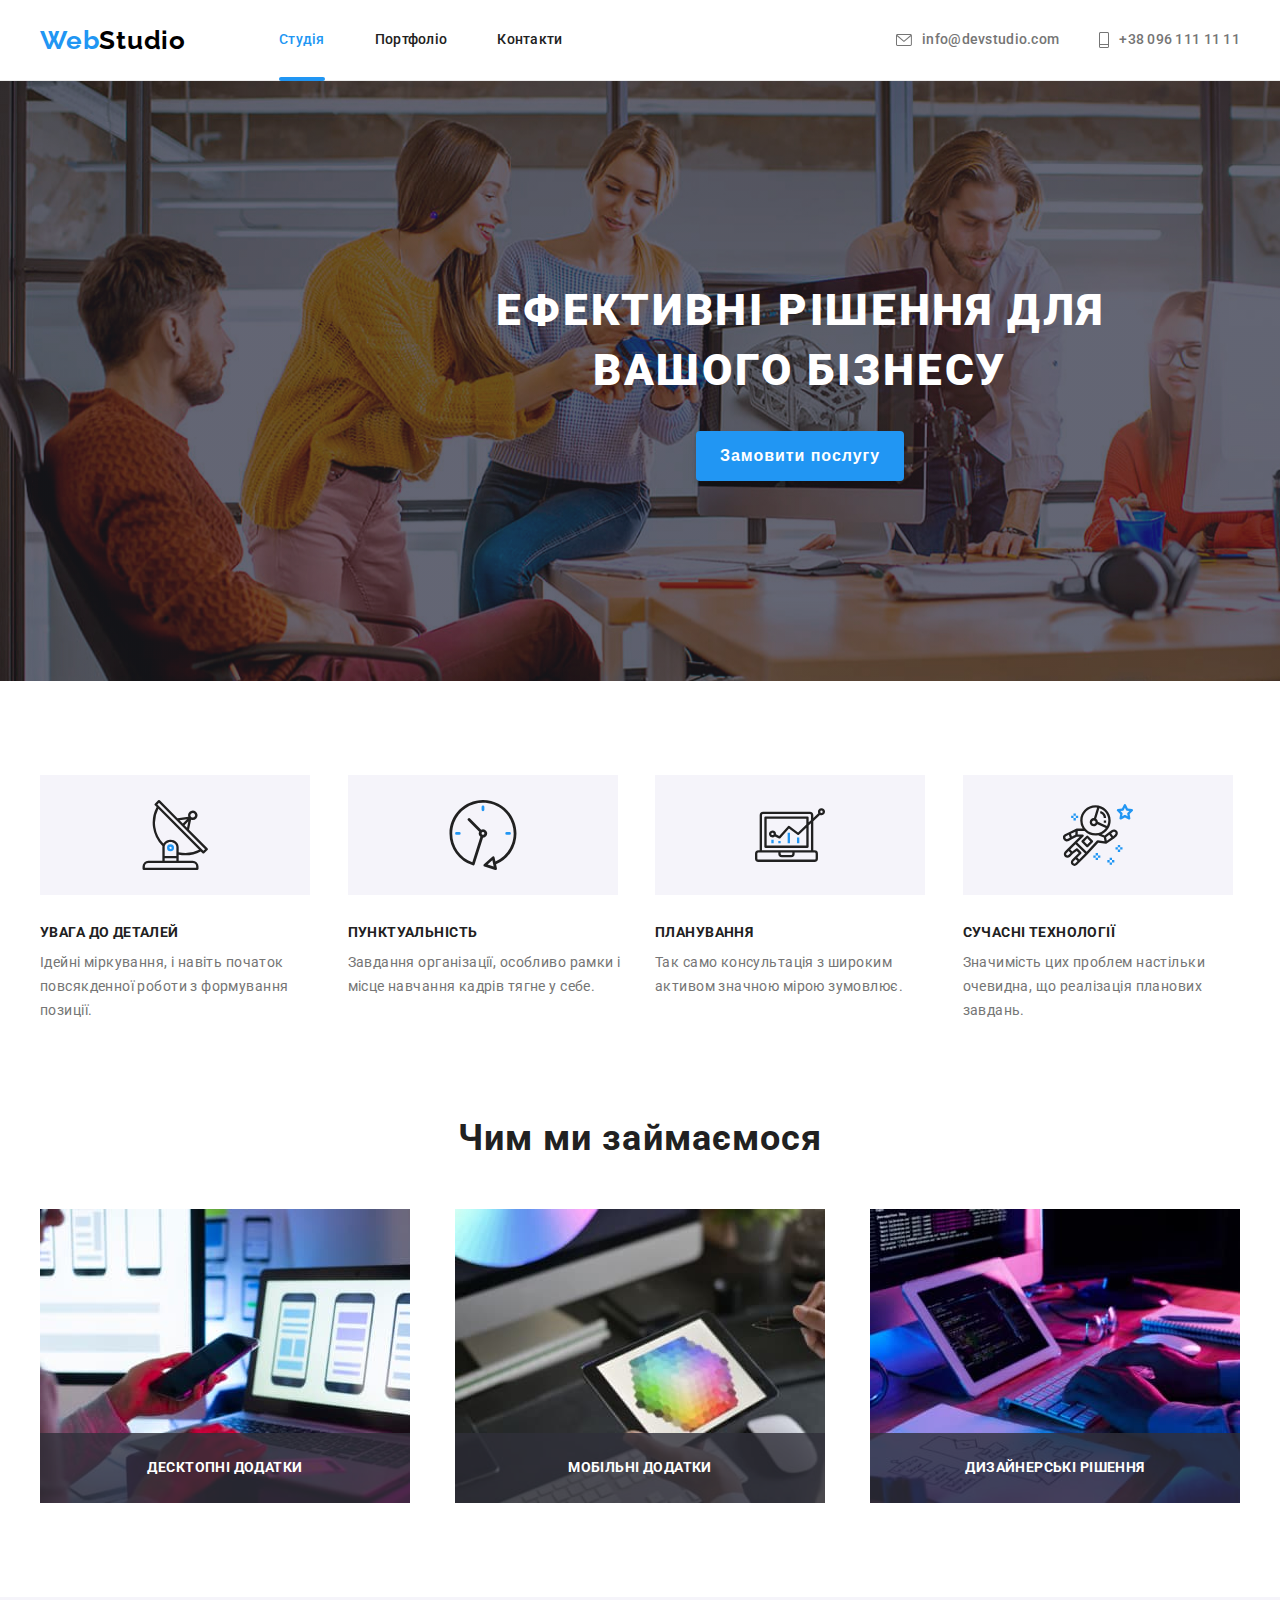
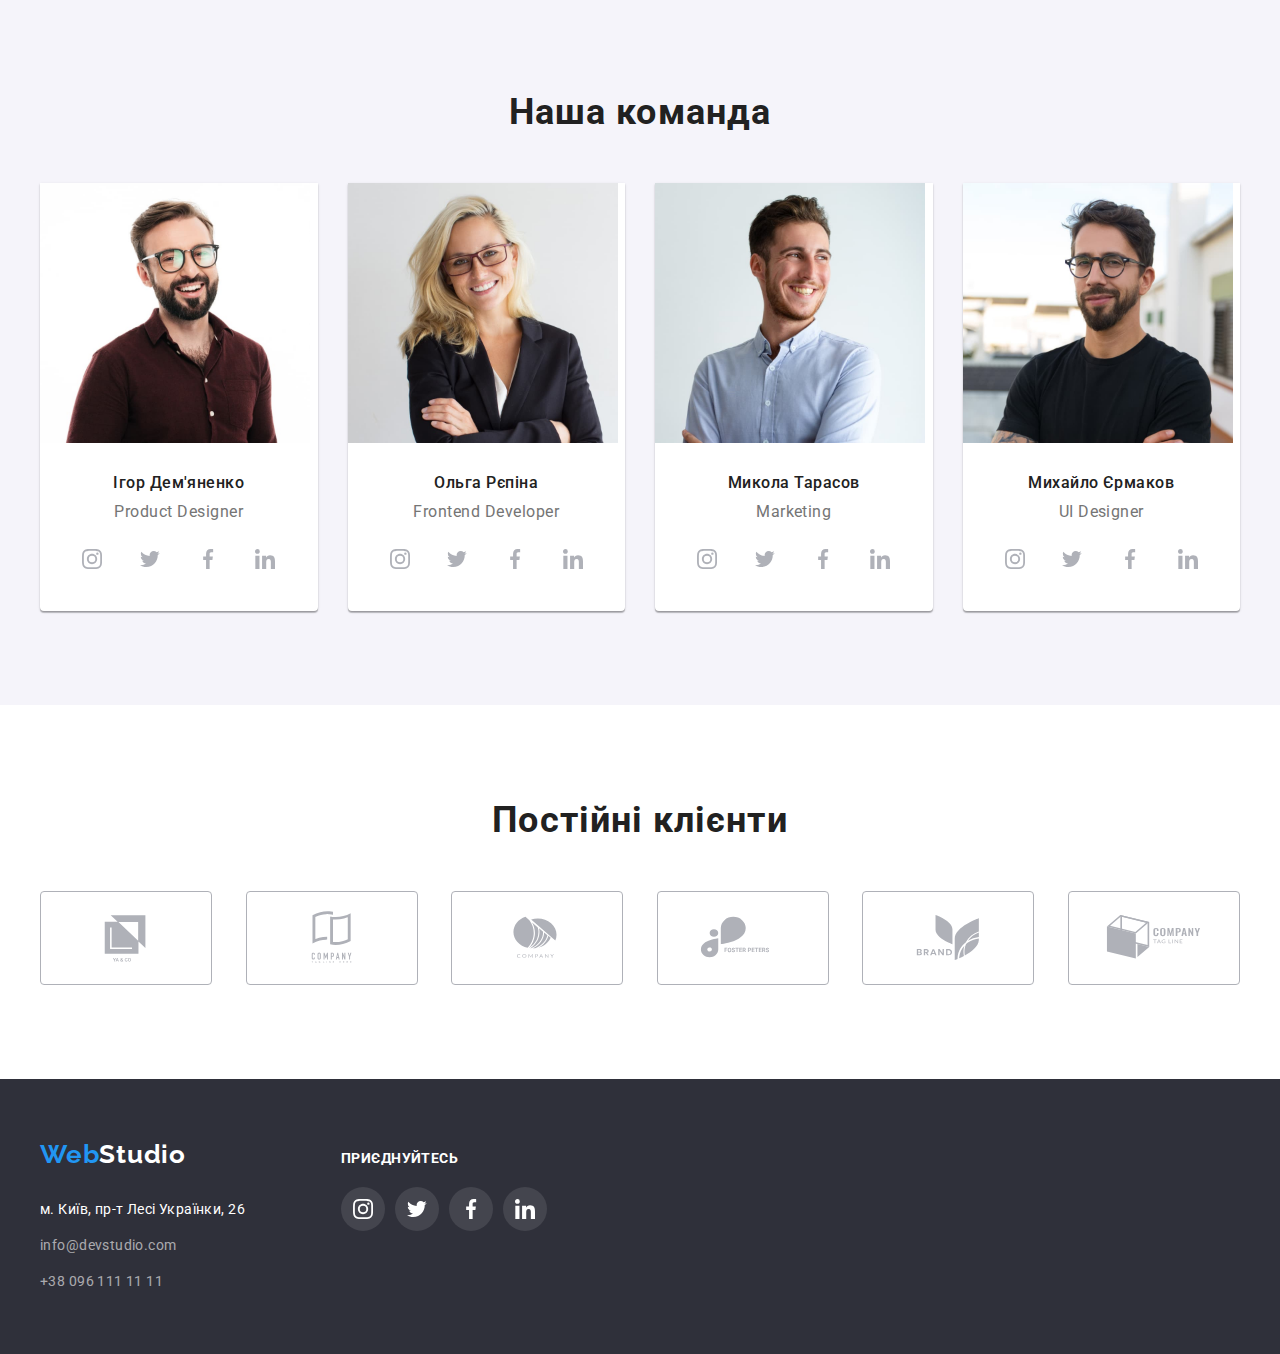
<file: index.html>
<!DOCTYPE html>
<html lang="uk">
    <head>
        <meta charset="UTF-8">
        <meta http-equiv="X-UA-Compatible" content="IE=edge">
        <meta name="viewport" content="width=device-width, initial-scale=1.0">
        <title>Студія</title>
        <link rel="preconnect" href="https://fonts.googleapis.com">
        <link rel="preconnect" href="https://fonts.gstatic.com" crossorigin>
        <link rel="stylesheet" href="https://cdnjs.cloudflare.com/ajax/libs/modern-normalize/1.1.0/modern-normalize.min.css"
            integrity="sha512-wpPYUAdjBVSE4KJnH1VR1HeZfpl1ub8YT/NKx4PuQ5NmX2tKuGu6U/JRp5y+Y8XG2tV+wKQpNHVUX03MfMFn9Q=="
            crossorigin="anonymous" referrerpolicy="no-referrer" />
        <link href="https://fonts.googleapis.com/css2?family=Raleway:wght@700&family=Roboto:wght@400;500;700;900&display=swap"
            rel="stylesheet">
        <link rel="stylesheet" href="css/styles.css">
    </head>

    <body>
        <!-- HEADER -->
        <header>
            <div class="container header-container">
                <nav class="navigation">
                    <a class="logo header-logo link" href="" lang="en"><span class="web">Web</span>Studio</a>
                    <ul class="nav-list list">
                        <li class="nav-list-item">
                            <a class="nav-list-item-link link header-link chosen" href="">Студія</a>
                        </li>
                        <li class="nav-list-item">
                            <a class="nav-list-item-link link header-link" href="portfolio.html">Портфолiо</a>
                        </li>
                        <li class="nav-list-item">
                            <a class="nav-list-item-link link header-link" href="">Контакти</a>
                        </li>
                    </ul>
                </nav>
                
                <ul class="header-contacts-list list">
                    <li class="header-contacts-list-item">
                        <a class="header-contacts-list-item-link link header-link" href="mailto:info@devstudio.com">
                            <svg width="16" height="12" class="header-contact-icons">
                                <use href="images/icons.svg#icon-email"></use>
                            </svg>info@devstudio.com
                        </a>
                    </li>
                    <li class="header-contacts-list-item">
                        <a class="header-contacts-list-item-link link header-link" href="tel:+380961111111">
                            <svg width="10" height="16" class="header-contact-icons">
                                <use href="images/icons.svg#icon-phone"></use>
                            </svg>+38 096 111 11 11
                        </a>
                    </li>
                </ul>
            </div>
        </header>
        <!-- HEADER -->



        <!-- MAIN -->
        <main>
            <!-- HERO -->
            <section class="hero section">
                <div class="container">
                    <h1 class="hero-title">Ефективні рішення для вашого бізнесу</h1>
                    <button class="form-button" type="button" data-modal-open>Замовити послугу</button>
                </div>
            </section>
            <!-- HERO -->



            <!-- FEATURES -->
            <section class="features section">
                <div class="container">
                    <ul class="features-list list">
                        <li class="features-list-item">
                            <div class="features-icons">
                                <svg class="features-svg">
                                    <use href="images/icons.svg#icon-antenna"></use>
                                </svg>
                            </div>
                            <h3 class="features-title">УВАГА ДО ДЕТАЛЕЙ</h3>
                            <p class="description">Ідейні міркування, і навіть початок повсякденної роботи з формування позиції.</p>
                        </li>
                        <li class="features-list-item">
                            <div class="features-icons">
                                <svg class="features-svg">
                                    <use href="images/icons.svg#icon-clock"></use>
                                </svg>
                            </div>
                            <h3 class="features-title">ПУНКТУАЛЬНІСТЬ</h3>
                            <p class="description">Завдання організації, особливо рамки і місце навчання кадрів тягне у себе.</p>
                        </li>
                        <li class="features-list-item">
                            <div class="features-icons">
                                <svg class="features-svg">
                                    <use href="images/icons.svg#icon-diagram"></use>
                                </svg>
                            </div>
                            <h3 class="features-title">ПЛАНУВАННЯ</h3>
                            <p class="description">Так само консультація з широким активом значною мірою зумовлює.</p>
                        </li>
                        <li class="features-list-item">
                            <div class="features-icons">
                                <svg class="features-svg">
                                    <use href="images/icons.svg#icon-astronaut"></use>
                                </svg>
                            </div>
                            <h3 class="features-title">СУЧАСНІ ТЕХНОЛОГІЇ</h3>
                            <p class="description">Значимість цих проблем настільки очевидна, що реалізація планових завдань.</p>
                        </li>
                    </ul>
                </div>
                
            </section>
            <!-- FEATURES -->



            <!-- WHAT WE DO -->
            <section class="what-we-do section">
                <div class="container">
                    <h2 class="title">Чим ми займаємося</h2>
                    <ul class="what-we-do-list list">
                        <li class="what-we-do-list-item">
                            <img class="image" src="images/about-img-1.jpg" alt="людина за комп'ютером" width="370" height="294">
                            <div class="wwd-wrapper">
                                <p class="what-we-do-text">
                                    Десктопні додатки
                                </p>
                            </div>
                            
                        </li>
                        <li class="what-we-do-list-item">
                            <img class="image" src="images/about-img-2.jpg" alt="людина за комп'ютером" width="370" height="294">
                            <div class="wwd-wrapper">
                                <p class="what-we-do-text">
                                    Мобільні додатки
                                </p>
                            </div>
                            
                        </li>
                        <li class="what-we-do-list-item">
                            <img class="image" src="images/about-img-3.jpg" alt="людина за комп'ютером" width="370" height="294">
                            <div class="wwd-wrapper">
                                <p class="what-we-do-text">
                                    Дизайнерські рішення
                                </p>
                            </div>
                            
                        </li>
                    </ul>
                </div>
                
            </section>
            <!-- WHAT WE DO -->



            <!-- OUR TEAM -->
            <section class="our-team section">
                <div class="container">
                    <h2 class="title">Наша команда</h2>
                    <ul class="our-team-list list">
                        <li class="our-team-list-item">
                            <img class="image" src="images/team-img-1.jpg" alt="Ігор Дем'яненко" width="270" height="260">
                            <div class="wrapper">
                                <h3 class="our-team-title our-team-text">
                                    Ігор Дем'яненко
                                </h3>
                                <p class="our-team-description our-team-text" lang="en">
                                    Product Designer
                                </p>
                                <ul class="social-icons-links-list list">
                                    <li>
                                        <a class="social-links links" href="" target="_blank" rel="noopener noreferrer">
                                            <svg class="social-icons ">
                                                <use href="images/icons.svg#icon-instagram"></use>
                                            </svg>
                                        </a>
                                    </li>
                                    <li>
                                        <a class="social-links links" href="" target="_blank" rel="noopener noreferrer">
                                            <svg class="social-icons">
                                                <use href="images/icons.svg#icon-twitter"></use>
                                            </svg>
                                        </a>
                                    </li>
                                    <li>
                                        <a class="social-links links" href="" target="_blank" rel="noopener noreferrer">
                                            <svg class="social-icons">
                                                <use href="images/icons.svg#icon-facebook"></use>
                                            </svg>
                                        </a>
                                    </li>
                                    <li>
                                        <a class="social-links links" href="" target="_blank" rel="noopener noreferrer">
                                            <svg class="social-icons">
                                                <use href="images/icons.svg#icon-linkedin"></use>
                                            </svg>
                                        </a>
                                    </li>
                                </ul>
                            </div>
                        </li>
                        <li class="our-team-list-item">
                            <img class="image" src="images/team-img-2.jpg" alt="Ольга Рєпіна" width="270" height="260">
                            <div class="wrapper">
                                <h3 class="our-team-title our-team-text">
                                    Ольга Рєпіна
                                </h3>
                                <p class="our-team-description our-team-text" lang="en">
                                    Frontend Developer
                                </p>
                                <ul class="social-icons-links-list list">
                                    <li>
                                        <a class="social-links links" href="" target="_blank" rel="noopener noreferrer">
                                            <svg class="social-icons ">
                                                <use href="images/icons.svg#icon-instagram"></use>
                                            </svg>
                                        </a>
                                    </li>
                                    <li>
                                        <a class="social-links links" href="" target="_blank" rel="noopener noreferrer">
                                            <svg class="social-icons">
                                                <use href="images/icons.svg#icon-twitter"></use>
                                            </svg>
                                        </a>
                                    </li>
                                    <li>
                                        <a class="social-links links" href="" target="_blank" rel="noopener noreferrer">
                                            <svg class="social-icons">
                                                <use href="images/icons.svg#icon-facebook"></use>
                                            </svg>
                                        </a>
                                    </li>
                                    <li>
                                        <a class="social-links links" href="" target="_blank" rel="noopener noreferrer">
                                            <svg class="social-icons">
                                                <use href="images/icons.svg#icon-linkedin"></use>
                                            </svg>
                                        </a>
                                    </li>
                                </ul>
                            </div>
                        </li>
                        <li class="our-team-list-item">
                            <img class="image" src="images/team-img-3.jpg" alt="Микола Тарасов" width="270" height="260">
                            <div class="wrapper">
                                <h3 class="our-team-title our-team-text">
                                    Микола Тарасов
                                </h3>
                                <p class="our-team-description our-team-text" lang="en">
                                    Marketing
                                </p>
                                <ul class="social-icons-links-list list">
                                    <li>
                                        <a class="social-links links" href="" target="_blank" rel="noopener noreferrer">
                                            <svg class="social-icons ">
                                                <use href="images/icons.svg#icon-instagram"></use>
                                            </svg>
                                        </a>
                                    </li>
                                    <li>
                                        <a class="social-links links" href="" target="_blank" rel="noopener noreferrer">
                                            <svg class="social-icons">
                                                <use href="images/icons.svg#icon-twitter"></use>
                                            </svg>
                                        </a>
                                    </li>
                                    <li>
                                        <a class="social-links links" href="" target="_blank" rel="noopener noreferrer">
                                            <svg class="social-icons">
                                                <use href="images/icons.svg#icon-facebook"></use>
                                            </svg>
                                        </a>
                                    </li>
                                    <li>
                                        <a class="social-links links" href="" target="_blank" rel="noopener noreferrer">
                                            <svg class="social-icons">
                                                <use href="images/icons.svg#icon-linkedin"></use>
                                            </svg>
                                        </a>
                                    </li>
                                </ul>
                            </div>
                        </li>
                        <li class="our-team-list-item">
                            <img class="image" src="images/team-img-4.jpg" alt="Михайло Єрмаков" width="270" height="260">
                            <div class="wrapper">
                                <h3 class="our-team-title our-team-text">
                                    Михайло Єрмаков
                                </h3>
                                <p class="our-team-description our-team-text" lang="en">
                                    UI Designer
                                </p>
                                <ul class="social-icons-links-list list">
                                    <li>
                                        <a class="social-links links" href="" target="_blank" rel="noopener noreferrer">
                                            <svg class="social-icons ">
                                                <use href="images/icons.svg#icon-instagram"></use>
                                            </svg>
                                        </a>
                                    </li>
                                    <li>
                                        <a class="social-links links" href="" target="_blank" rel="noopener noreferrer">
                                            <svg class="social-icons">
                                                <use href="images/icons.svg#icon-twitter"></use>
                                            </svg>
                                        </a>
                                    </li>
                                    <li>
                                        <a class="social-links links" href="" target="_blank" rel="noopener noreferrer">
                                            <svg class="social-icons">
                                                <use href="images/icons.svg#icon-facebook"></use>
                                            </svg>
                                        </a>
                                    </li>
                                    <li>
                                        <a class="social-links links" href="" target="_blank" rel="noopener noreferrer">
                                            <svg class="social-icons">
                                                <use href="images/icons.svg#icon-linkedin"></use>
                                            </svg>
                                        </a>
                                    </li>
                                </ul>
                            </div>
                        </li>
                    </ul>
                </div>
                
            </section>
            <!-- OUR TEAM -->


            <!-- OUR CLIENTS -->
            <section class="clients section">
                <div class="container">
                    <h2 class="clients-title">Постійні клієнти</h2>
                    <ul class="clients-cards-list list">
                        <li>
                            <a href="" class="clients-cards-links" target="_blank" rel="noopener noreferrer">
                                <svg class="clients-svg">
                                    <use class="clients-use" href="images/icons.svg#icon-client-1"></use>
                                </svg>
                            </a>
                        </li>
                        <li>
                            <a href="" class="clients-cards-links" target="_blank" rel="noopener noreferrer">
                                <svg class="clients-svg">
                                    <use class="clients-use" href="images/icons.svg#icon-client-2"></use>
                                </svg>
                            </a>
                        </li>
                        <li>
                            <a href="" class="clients-cards-links" target="_blank" rel="noopener noreferrer">
                                <svg class="clients-svg">
                                    <use class="clients-use" href="images/icons.svg#icon-client-3"></use>
                                </svg>
                            </a>
                        </li>
                        <li>
                            <a href="" class="clients-cards-links" target="_blank" rel="noopener noreferrer">
                                <svg class="clients-svg">
                                    <use class="clients-use" href="images/icons.svg#icon-client-4"></use>
                                </svg>
                            </a>
                        </li>
                        <li>
                            <a href="" class="clients-cards-links" target="_blank" rel="noopener noreferrer">
                                <svg class="clients-svg">
                                    <use class="clients-use" href="images/icons.svg#icon-client-5"></use>
                                </svg>
                            </a>
                        </li>
                        <li>
                            <a href="" class="clients-cards-links" target="_blank" rel="noopener noreferrer">
                                <svg class="clients-svg">
                                    <use class="clients-use" href="images/icons.svg#icon-client-6"></use>
                                </svg>
                            </a>
                        </li>
                        
                    </ul>
                </div>
                
            </section>
            <!-- OUR CLIENTS -->
        </main>
        <!-- MAIN -->



        <!-- FOOTER -->
        <footer>
            <div class="container footer-container">
                <div class="address-info">
                    <a class="logo footer-logo link" href="" lang="en"><span class="web">Web</span>Studio</a>
                    <address>
                        <ul class="contacts-list list">
                            <li class="contacts-list-item">
                                <a class="mail-contact contacts link" href="https://goo.gl/maps/MYszxW4NswhnPiyMA" target="_blank"
                                    rel="noopener noreferrer">м. Київ, пр-т Лесі
                                    Українки, 26</a>
                            </li>
                            <li class="contacts-list-item">
                                <a class="contacts link" href="mailto:info@devstudio.com">info@devstudio.com</a>
                            </li>
                            <li class="contacts-list-item">
                                <a class="contacts link" href="tel:+380961111111">+38 096 111 11 11</a>
                            </li>
                        </ul>
                    </address>
                </div>
                

                <div class="social-info">
                    <p class="follow-us">приєднуйтесь</p>
                    <ul class="social-icons-links-list list">
                        <li>
                            <a class="social-links links" href="" target="_blank" rel="noopener noreferrer">
                                <svg class="social-icons ">
                                    <use href="images/icons.svg#icon-instagram"></use>
                                </svg>
                            </a>
                        </li>
                        <li>
                            <a class="social-links links" href="" target="_blank" rel="noopener noreferrer">
                                <svg class="social-icons">
                                    <use href="images/icons.svg#icon-twitter"></use>
                                </svg>
                            </a>
                        </li>
                        <li>
                            <a class="social-links links" href="" target="_blank" rel="noopener noreferrer">
                                <svg class="social-icons">
                                    <use href="images/icons.svg#icon-facebook"></use>
                                </svg>
                            </a>
                        </li>
                        <li>
                            <a class="social-links links" href="" target="_blank" rel="noopener noreferrer">
                                <svg class="social-icons">
                                    <use href="images/icons.svg#icon-linkedin"></use>
                                </svg>
                            </a>
                        </li>
                    </ul> 
                </div>
                

            </div>
            
        </footer>
        <!-- FOOTER -->



        <div class="modal-bg is-hidden" data-modal>
            <div class="modal-window">
                <button type="button" class="close-modal" data-modal-close>
                    <svg class="close-svg" width="18" height="18">
                        <use href="images/icons.svg#icon-close"></use>
                    </svg>
                </button>
            </div>
        </div>


        <script src="js/modal.js"></script>
    </body>
</html>
</file>
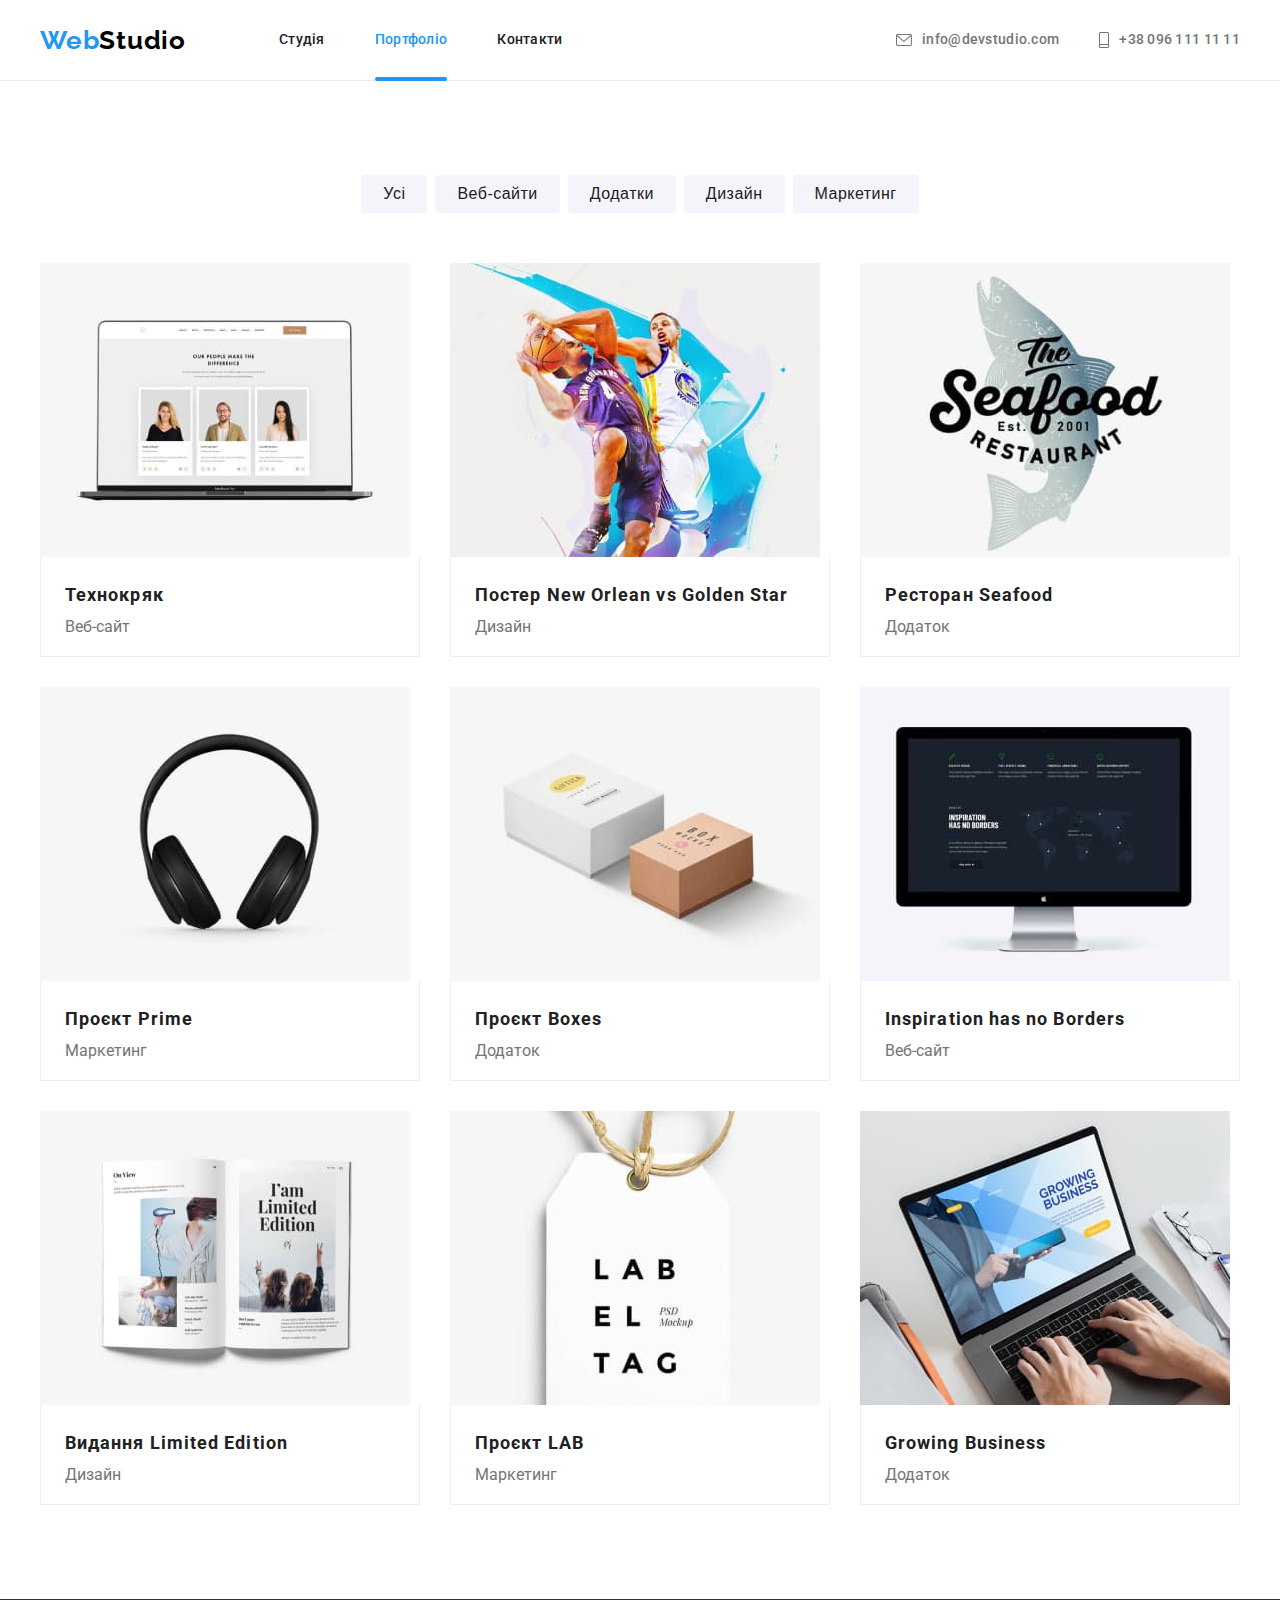
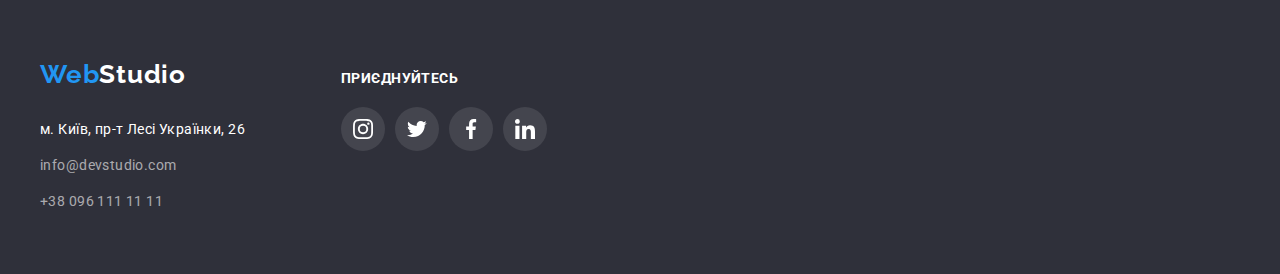
<file: portfolio.html>
<!DOCTYPE html>
<html lang="uk">
    <head>
        <meta charset="UTF-8">
        <meta http-equiv="X-UA-Compatible" content="IE=edge">
        <meta name="viewport" content="width=device-width, initial-scale=1.0">
        <title>Портфоліо</title>
        <link rel="preconnect" href="https://fonts.googleapis.com">
        <link rel="preconnect" href="https://fonts.gstatic.com" crossorigin>
        <link rel="stylesheet" href="https://cdnjs.cloudflare.com/ajax/libs/modern-normalize/1.1.0/modern-normalize.min.css"
            integrity="sha512-wpPYUAdjBVSE4KJnH1VR1HeZfpl1ub8YT/NKx4PuQ5NmX2tKuGu6U/JRp5y+Y8XG2tV+wKQpNHVUX03MfMFn9Q=="
            crossorigin="anonymous" referrerpolicy="no-referrer" />
        <link href="https://fonts.googleapis.com/css2?family=Raleway:wght@700&family=Roboto:wght@400;500;700;900&display=swap"
            rel="stylesheet">
        <link rel="stylesheet" href="css/styles.css">
    </head>
    <body>

        <!-- HEADER -->
        <header>
            <div class="container header-container">
                <nav class="navigation">
                    <a class="logo header-logo link" href="" lang="en"><span class="web">Web</span>Studio</a>
                    <ul class="nav-list list">
                        <li class="nav-list-item">
                            <a class="nav-list-item-link link header-link" href="index.html">Студія</a>
                        </li>
                        <li class="nav-list-item">
                            <a class="nav-list-item-link link header-link chosen" href="">Портфолiо</a>
                        </li>
                        <li class="nav-list-item">
                            <a class="nav-list-item-link link header-link" href="">Контакти</a>
                        </li>
                    </ul>
                </nav>
        
                <ul class="header-contacts-list list">
                    <li class="header-contacts-list-item">
                        <a class="header-contacts-list-item-link link header-link" href="mailto:info@devstudio.com">
                            <svg width="16" height="12" class="header-contact-icons">
                                <use href="images/icons.svg#icon-email"></use>
                            </svg>info@devstudio.com
                        </a>
                    </li>
                    <li class="header-contacts-list-item">
                        <a class="header-contacts-list-item-link link header-link" href="tel:+380961111111">
                            <svg width="10" height="16" class="header-contact-icons">
                                <use href="images/icons.svg#icon-phone"></use>
                            </svg>+38 096 111 11 11
                        </a>
                    </li>
                </ul>
            </div>
        </header>
        <!-- HEADER -->

        
        
        <!-- MAIN -->
        <main>

            <!-- FILTERS -->
            <section class="portfolio-projects section">
                <div class="container">
                    <ul class="filters-list list">
                        <li class="filters-list-item"><button class="filter-button" type="button">Усі</button></li>
                        <li class="filters-list-item"><button class="filter-button" type="button">Веб-сайти</button></li>
                        <li class="filters-list-item"><button class="filter-button" type="button">Додатки</button></li>
                        <li class="filters-list-item"><button class="filter-button" type="button">Дизайн</button></li>
                        <li class="filters-list-item"><button class="filter-button" type="button">Маркетинг</button></li>
                    </ul>
                        
                        
                        <!-- PORTFOLIO EXAMPLES -->
                    <ul class="project-list list">
                        <li class="project-list-item">
                            <a href="" class="link project-link">

                            <div class="portfolio-image">
                                <img class="project-img" src="images/project-img-1.jpg" alt="Проєкт 1" width="370">
                                    <div class="project-overlay">
                                        <p class="project-overlay-text">Ресурс пропонує комплексні пропозиції з різним рівнем функціоналу та сервісів.
                                            Все це
                                            дозволить відвідувачу отримати
                                            вичерпні відомості про компанію чи приватну особу.</p>
                                    </div>
                            </div>
                                
                                
                                <div class="wrapper">
                                    <h3 class="project-title">
                                        Технокряк
                                    </h3>
                                    <p class="description">
                                        Веб-сайт
                                    </p>
                                </div>
                                
                            </a>
                        </li>
                        <li class="project-list-item">
                            <a href="" class="link project-link">

                            <div class="portfolio-image">
                                <img class="project-img" src="images/project-img-2.jpg" alt="Проєкт 2" width="370">
                                <div class="project-overlay">
                                    <p class="project-overlay-text">Ресурс пропонує комплексні пропозиції з різним рівнем функціоналу та сервісів.
                                        Все це
                                        дозволить відвідувачу отримати
                                        вичерпні відомості про компанію чи приватну особу.</p>
                                </div>
                            </div>
                            
                                <div class="wrapper">
                                    <h3 class="project-title">
                                        Постер New Orlean vs Golden Star
                                    </h3>
                                    <p class="description">
                                        Дизайн
                                    </p>
                                </div>
                                
                            </a>
                        </li>
                        <li class="project-list-item">
                            <a href="" class="link project-link">

                                <div class="portfolio-image">
                                    <img class="project-img" src="images/project-img-3.jpg" alt="Проєкт 3" width="370">
                                        <div class="project-overlay">
                                            <p class="project-overlay-text">Ресурс пропонує комплексні пропозиції з різним рівнем функціоналу та сервісів.
                                                Все це
                                                дозволить відвідувачу отримати
                                                вичерпні відомості про компанію чи приватну особу.</p>
                                        </div>
                                </div>

                                <div class="wrapper">
                                    <h3 class="project-title">
                                        Ресторан Seafood
                                    </h3>
                                    <p class="description">
                                        Додаток
                                    </p>
                                </div>

                            </a>
                        </li>
                        <li class="project-list-item">
                            <a href="" class="link project-link">

                                <div class="portfolio-image">
                                    <img class="project-img" src="images/project-img-4.jpg" alt="Проєкт 4" width="370">
                                        <div class="project-overlay">
                                            <p class="project-overlay-text">Ресурс пропонує комплексні пропозиції з різним рівнем функціоналу та сервісів.
                                                Все це
                                                дозволить відвідувачу отримати
                                                вичерпні відомості про компанію чи приватну особу.</p>
                                        </div>
                                </div>

                                <div class="wrapper">
                                    <h3 class="project-title">
                                        Проєкт Prime
                                    </h3>
                                    <p class="description">
                                        Маркетинг
                                    </p>
                                </div>

                            </a>
                        </li>
                        <li class="project-list-item">
                            <a href="" class="link project-link">

                                <div class="portfolio-image">
                                    <img class="project-img" src="images/project-img-5.jpg" alt="Проєкт 5" width="370">
                                        <div class="project-overlay">
                                            <p class="project-overlay-text">Ресурс пропонує комплексні пропозиції з різним рівнем функціоналу та сервісів.
                                                Все це
                                                дозволить відвідувачу отримати
                                                вичерпні відомості про компанію чи приватну особу.</p>
                                        </div>
                                </div>

                                <div class="wrapper">
                                    <h3 class="project-title">
                                        Проєкт Boxes
                                    </h3>
                                    <p class="description">
                                        Додаток
                                    </p>
                                </div>

                            </a>
                        </li>
                        <li class="project-list-item">
                            <a href="" class="link project-link">

                                <div class="portfolio-image">
                                    <img class="project-img" src="images/project-img-6.jpg" alt="Проєкт 6" width="370">
                                        <div class="project-overlay">
                                            <p class="project-overlay-text">Ресурс пропонує комплексні пропозиції з різним рівнем функціоналу та сервісів.
                                                Все це
                                                дозволить відвідувачу отримати
                                                вичерпні відомості про компанію чи приватну особу.</p>
                                        </div>
                                </div>

                                <div class="wrapper">
                                    <h3 class="project-title">
                                        Inspiration has no Borders
                                    </h3>
                                    <p class="description">
                                        Веб-сайт
                                    </p>
                                </div>

                            </a>
                        </li>
                        <li class="project-list-item">
                            <a href="" class="link project-link">

                                <div class="portfolio-image">
                                    <img class="project-img" src="images/project-img-7.jpg" alt="Проєкт 7" width="370">
                                        <div class="project-overlay">
                                            <p class="project-overlay-text">Ресурс пропонує комплексні пропозиції з різним рівнем функціоналу та сервісів.
                                                Все це
                                                дозволить відвідувачу отримати
                                                вичерпні відомості про компанію чи приватну особу.</p>
                                        </div>
                                </div>

                                <div class="wrapper">
                                    <h3 class="project-title">
                                        Видання Limited Edition
                                    </h3>
                                    <p class="description">
                                        Дизайн
                                    </p>
                                </div>

                            </a>
                        </li>
                        <li class="project-list-item">
                            <a href="" class="link project-link">

                                <div class="portfolio-image">
                                    <img class="project-img" src="images/project-img-8.jpg" alt="Проєкт 8" width="370">
                                        <div class="project-overlay">
                                            <p class="project-overlay-text">Ресурс пропонує комплексні пропозиції з різним рівнем функціоналу та сервісів.
                                                Все це
                                                дозволить відвідувачу отримати
                                                вичерпні відомості про компанію чи приватну особу.</p>
                                        </div>
                                </div>

                                <div class="wrapper">
                                    <h3 class="project-title">
                                        Проєкт LAB
                                    </h3>
                                    <p class="description">
                                        Маркетинг
                                    </p>
                                </div>

                            </a>
                        </li>
                        <li class="project-list-item">
                            <a href="" class="link project-link">

                                <div class="portfolio-image">
                                    <img class="project-img" src="images/project-img-9.jpg" alt="Проєкт 9" width="370">
                                        <div class="project-overlay">
                                            <p class="project-overlay-text">Ресурс пропонує комплексні пропозиції з різним рівнем функціоналу та сервісів.
                                                Все це
                                                дозволить відвідувачу отримати
                                                вичерпні відомості про компанію чи приватну особу.</p>
                                        </div>
                                </div>

                                <div class="wrapper">
                                    <h3 class="project-title">
                                        Growing Business
                                    </h3>
                                    <p class="description">
                                        Додаток
                                    </p>
                                </div>

                            </a>
                        </li>
                    </ul>
                </div>
                

            
            </section>
            <!-- PORTFOLIO EXAMPLES -->
        </main>
        <!-- MAIN -->



        <!-- FOOTER -->
        <footer>
            <div class="container footer-container">
                <div class="address-info">
                    <a class="logo footer-logo link" href="" lang="en"><span class="web">Web</span>Studio</a>
                    <address>
                        <ul class="contacts-list list">
                            <li class="contacts-list-item">
                                <a class="mail-contact contacts link" href="https://goo.gl/maps/MYszxW4NswhnPiyMA"
                                    target="_blank" rel="noopener noreferrer">м. Київ, пр-т Лесі
                                    Українки, 26</a>
                            </li>
                            <li class="contacts-list-item">
                                <a class="contacts link" href="mailto:info@devstudio.com">info@devstudio.com</a>
                            </li>
                            <li class="contacts-list-item">
                                <a class="contacts link" href="tel:+380961111111">+38 096 111 11 11</a>
                            </li>
                        </ul>
                    </address>
                </div>
        
        
                <div class="social-info">
                    <p class="follow-us">приєднуйтесь</p>
                    <ul class="social-icons-links-list list">
                        <li>
                            <a class="social-links links" href="" target="_blank" rel="noopener noreferrer">
                                <svg class="social-icons ">
                                    <use href="images/icons.svg#icon-instagram"></use>
                                </svg>
                            </a>
                        </li>
                        <li>
                            <a class="social-links links" href="" target="_blank" rel="noopener noreferrer">
                                <svg class="social-icons">
                                    <use href="images/icons.svg#icon-twitter"></use>
                                </svg>
                            </a>
                        </li>
                        <li>
                            <a class="social-links links" href="" target="_blank" rel="noopener noreferrer">
                                <svg class="social-icons">
                                    <use href="images/icons.svg#icon-facebook"></use>
                                </svg>
                            </a>
                        </li>
                        <li>
                            <a class="social-links links" href="" target="_blank" rel="noopener noreferrer">
                                <svg class="social-icons">
                                    <use href="images/icons.svg#icon-linkedin"></use>
                                </svg>
                            </a>
                        </li>
                    </ul>
                </div>
        
        
            </div>
        
        </footer>
        <!-- FOOTER -->
    </body>
</html>
</file>
<file: css/styles.css>
:root{
/* general colors */
--general-color: #757575;

--active-link-color:#2196F3;

--header-logo-color:#000000;
--footer-logo-color: #FFFFFF;
--footer-background-color: #2F303A;
--logo-web-color:#2196F3;


--header-contacts-color: #757575;
--footer-contacts-active-color:#FFFFFF;
--footer-contacts-color:rgba(255, 255, 255, 0.6);

/* index colors */
--hero-background-color: #2F303A;
--hero-title-color: #FFFFFF;
--hero-button-background-color: #2196F3;
--hero-button-background-color-active: #188CE8;
--hero-button-color: #FFFFFF;
--what-we-do-color: #FFFFFF;
--our-team-cards-background-color: #FFFFFF;
--our-team-section-background-color:#F5F4FA;
--title-color: #212121;
--features-icon-bg-color: #F5F4FA;
--social-icons-color: #afb1b8;
--social-icons-color-active: #ffffff;
--footer-social-color: #FFFFFF;
--clients-icons-color: #AFB1B8;


/* portfolio colors */
--filter-button-background-color: #F5F4FA;
--filter-button-background-active-color: #2196F3;
--filter-buttons-active-color: #FFFFFF;

--project-cards-background-color: #FFFFFF;





}


h1,h2,h3,h4,h5,h6,ul,p{
    margin: 0;
    padding: 0;
}

body{
    font-family: 'Roboto', sans-serif;
    color: var(--general-color);
    margin: 0;
}

.container{
    padding: 0 15px;
    width: 1200px;
    margin: auto;
}





/* ===== SOME ITEMS ===== */

.link {
    text-decoration: none;
}

.list {
    list-style: none;
}


.logo {
    font-family: 'Raleway', sans-serif;
    font-weight: 700;
    font-size: 26px;
    line-height: 1.19;

    letter-spacing: 0.03em;
}

.web {
    color: var(--logo-web-color);
}

.section{
    padding-top: 94px;
    padding-bottom: 94px;
}











/* =========================================== GENERAL =========================================== */

/* ===== HEADER ===== */

header{
    border-bottom: 1px solid #ECECEC;
}

.header-logo {
    color: var(--header-logo-color);
    margin-right: 93px;
}

.header-link {
    font-weight: 500;
    font-size: 14px;
    line-height: 1.14;
    letter-spacing: 0.02em;
    padding: 32px 0;
    display: block;

    transition: color 250ms cubic-bezier(0.4, 0, 0.2, 1) 0s;

}

.nav-list-item-link {
    color: var(--title-color);
}

.header-contacts-list-item-link {
    color: var(--header-contacts-color);
    fill: var(--header-contacts-color);

    display: flex;
    align-items: center;
}

.header-contact-icons{
    margin-right: 10px;
    transition: fill 250ms cubic-bezier(0.4, 0, 0.2, 1) 0s;
}

.chosen {
    color: var(--active-link-color);
    position: relative;
}

.chosen::after{
    content: "";

    position: absolute;
    bottom: 0;
    display: block;
    width: 100%;
    height: 4px;
    border-radius: 2px;
    background-color: #2196F3;
    margin-bottom: -1px;

}

.header-link:hover,
.header-link:focus {

    color: var(--active-link-color);
}

.header-link:hover .header-contact-icons,
.header-link:focus .header-contact-icons{
    fill: var(--active-link-color);
}

.header-container{
    display: flex;
    justify-content: space-between;
    align-items: center;
}

.navigation{
    display: flex;
    align-items: center;
}


.nav-list{
    display: flex;
    column-gap: 50px;
    align-items: center;
}

.header-contacts-list{
    display: flex;
    align-items: center;
    column-gap: 40px;
}


/* ===== FOOTER ===== */

footer {
    background-color: var(--footer-background-color);
    padding: 60px 0;
}

.footer-container{
    display: flex;
    align-items: baseline;
}

.social-info{
    width: 206px;
}

.social-info .social-links{
    background-color: rgba(255, 255, 255, 0.1);
}

.social-info .social-icons{
    fill: var(--social-icons-color-active);
}

.social-info .social-icons-links-list{
    margin-top: 20px;
}

.follow-us{
    font-weight: 700;
    font-size: 14px;
    line-height: 1.14;
    letter-spacing: 0.03em;
    text-transform: uppercase;
    color: var(--footer-social-color);
}

.address-info{
    width: 231px;
    margin-right: 70px;
}

.footer-logo {
    color: var(--footer-logo-color);
}

footer address{
    margin-top: 28px;
}

.contacts-list{
    display: flex;
    flex-direction: column;
}

.contacts-list-item:nth-of-type(-n+2){
    margin-bottom: 12px;
}

.contacts {
    font-size: 14px;
    line-height: 1.71;
    font-style: normal;
    letter-spacing: 0.03em;
    color: var(--footer-contacts-color);

    transition: color 250ms cubic-bezier(0.4, 0, 0.2, 1) 0s;
}

.mail-contact{
    color:var(--footer-contacts-active-color);
}

.contacts:hover,
.contacts:focus {
    color: var(--footer-contacts-active-color);
}






/* =========================================== INDEX =========================================== */




/* ===== HERO ===== */
.hero{
    background-image: linear-gradient(rgba(47, 48, 58, 0.4), rgba(47, 48, 58, 0.4)) ,url(../images/hero-bg.jpg);
    background-color: var(--hero-background-color);
    padding-top: 200px;
    padding-bottom: 200px;
    width: 1600px;
    margin: 0 auto;
}

.hero .hero-title{
    font-weight: 900;
    font-size: 44px;
    line-height: 1.36;

    text-align: center;
    letter-spacing: 0.06em;
    text-transform: uppercase;
    margin: auto;
    color: var(--hero-title-color);

    width: 696px;
}

.hero .form-button{
    background-color: var(--hero-button-background-color);
    box-shadow: 0px 4px 4px rgba(0, 0, 0, 0.15);
    border-radius: 4px;
    font-weight: 700;
    font-size: 16px;
    line-height: 1.88;
    border: none;

    letter-spacing: 0.06em;

    color: var(--hero-button-color);
    cursor: pointer;

    display: block;
    margin: 30px auto 0;
    padding: 10px 24px;

    transition: background-color 250ms cubic-bezier(0.4, 0, 0.2, 1) 0s;

}

.hero .form-button:focus,
.hero .form-button:hover{
    background-color: var(--hero-button-background-color-active) ;
}




/* ===== FEATURES ===== */

.features-icons{
    width: 270px;
    height: 120px;
    display: flex;
    justify-content: center;
    align-items: center;
    margin-bottom: 30px;
    background-color: var(--features-icon-bg-color) ;
}

.features-svg{
    width: 70px;
    height: 70px;
}


.features-title{
    font-weight: 700;
    font-size: 14px;
    line-height: 1.14;
    letter-spacing: 0.03em;
    text-transform: uppercase;
    color: var(--title-color);
    margin-bottom: 10px;
}

.features .description{
    font-size: 14px;
    line-height: 1.71;

    letter-spacing: 0.03em;
}

.features-list{
    display: flex;
    column-gap: 30px;
}

.features-list-item{
    flex-basis: calc((100% - 90px)/4);
}

.features{
    padding-bottom: 0px;
}

/* ===== WHAT WE DO $ OUR TEAM===== */


.title { /* for "what we do" & "our team" */
    font-weight: 700;
    font-size: 36px;
    line-height: 1.17;
    text-align: center;
    letter-spacing: 0.03em;
    color: var(--title-color);
    margin-bottom: 50px;
}

.what-we-do-list-item{
    position: relative;
    display: flex;
    justify-self: center;
    
}

.what-we-do-list-item .image{
    display: block;
}

.what-we-do-list{
    display: flex;
    justify-content: space-between;
}

.wwd-wrapper{
    z-index: 10;
    position: absolute;
    bottom: 0;
    width: 100%;
    height: 70px;
    background: rgba(47, 48, 58, 0.8);
    display: flex;
    justify-content: center;
    align-items: center;

    
}

.what-we-do-text{
    font-size: 14px;
        line-height: 1.14;
        font-weight: 700;
        text-align: center;
        letter-spacing: 0.03em;
        text-transform: uppercase;
        color: var(--what-we-do-color);
}

.our-team{
    background-color: var(--our-team-section-background-color);
}

.our-team-list{
    display: flex;
    column-gap: 30px;
}

.our-team-list-item{
    background-color: var(--our-team-cards-background-color);

    box-shadow: 0px 1px 3px rgba(0, 0, 0, 0.12),
    0px 1px 1px rgba(0, 0, 0, 0.14),
    0px 2px 1px rgba(0, 0, 0, 0.2);
    border-radius: 0px 0px 4px 4px;

    flex-basis: calc((100% - 90px)/4);
}

.our-team-list-item .image{
    display: block;
}

.our-team-list-item .wrapper{
    padding: 30px 30px;
}

.our-team-list-item .our-team-text{
    font-size: 16px;
    line-height: 1.19;

    text-align: center;
    letter-spacing: 0.03em;

}


.our-team-list-item .our-team-title {
    color: var(--title-color);
    font-weight: 500;
    margin-bottom: 10px;
}


.social-icons-links-list{
    margin-top: 16px;
    display: flex;
    justify-content: space-between;
}


.social-links{
    border-radius: 50%;
    width: 44px;
    height: 44px;
    display: flex;
    justify-content: center;
    align-items: center;

    transition: background-color 250ms cubic-bezier(0.4, 0, 0.2, 1) 0s;
}

.social-icons{
    width: 20px;
    height: 20px;
    fill: var(--social-icons-color);

    transition: fill 250ms cubic-bezier(0.4, 0, 0.2, 1) 0s;
}

.social-links:hover,
.social-links:focus{
    background-color: var(--active-link-color);
}

.social-links:hover > .social-icons,
.social-links:focus > .social-icons{
    fill: var(--social-icons-color-active);
}



/* ===== OUR CLIENTS ===== */

.clients-title{
    font-weight: 700;
    font-size: 36px;
    line-height: 1.17;
    text-align: center;
    letter-spacing: 0.03em;
    color: var(--title-color);

    margin-bottom: 50px;
}

.clients-cards-list{
    display: flex;
    justify-content: space-between;
}


.clients-cards-links{
    border: 1px solid #AFB1B8;
    border-radius: 4px;
    width: 170px;
    height: 92px;
    display: flex;
    justify-content: center;
    align-items: center;
    
    transition: border 250ms cubic-bezier(0.4, 0, 0.2, 1) 0s;
}

.clients-svg{
    width: 106px;
    height: 60px;
    border-radius: 4px;
    fill: var(--clients-icons-color);

    transition: fill 250ms cubic-bezier(0.4, 0, 0.2, 1) 0s;
}

.clients-cards-links:hover,
.clients-cards-links:focus{
    border-color: var(--active-link-color);
}

.clients-cards-links:hover > .clients-svg,
.clients-cards-links:focus > .clients-svg {
    fill: var(--active-link-color);
}


/* ===== modal ===== */

.close-svg {
    fill: #000000;
}

.modal-bg {
    z-index: 10;
    position: fixed;
    left: 0;
    top: 0;
    width: 100vw;
    height: 100vh;
    background-color: rgba(0, 0, 0, 0.2);
    transition: opacity 500ms linear, visibility 500ms linear;
}

.modal-window {
    position: absolute;
    width: 528px;
    height: 582px;
    top: 50%;
    left: 50%;
    transform: translate(-50%, -50%);


    transform-origin: 50% 50%;
    background-color: #FFFFFF;
    transition: opacity 500ms linear, visibility 500ms linear, transform 500ms linear;
}

.close-modal {
    position: absolute;
    width: 30px;
    height: 30px;
    border-radius: 50%;
    display: flex;
    justify-content: center;
    align-items: center;
    border: 1px solid rgba(0, 0, 0, 0.1);
    background-color: transparent;
    top: 14px;
    right: 14px;
    cursor: pointer;
}

.modal-bg.is-hidden {
    opacity: 0;
    visibility: hidden;
    pointer-events: none;
}

.modal-bg.is-hidden > .modal-window{
    transform: translate(-50%, -50%) scale(0.9);
    
}


/* =========================================== PORTFOLIO =========================================== */

/* ===== BUTTON ===== */


.filters-list{
    display: flex;
    justify-content: center;
    column-gap: 8px;
    margin-bottom: 50px;
}

.filter-button {
    font-weight: 500;
    font-size: 16px;
    line-height: 1.62;
    text-align: center;
    letter-spacing: 0.03em;

    background-color: var(--filter-button-background-color);
    border-radius: 4px;
    border: none;
    color: var(--title-color);
    cursor: pointer;
    padding: 6px 22px;

    transition: background-color 250ms cubic-bezier(0.4, 0, 0.2, 1) 0s,
    color 250ms cubic-bezier(0.4, 0, 0.2, 1) 0s,
    box-shadow 250ms cubic-bezier(0.4, 0, 0.2, 1) 0s;
}

.filter-button:focus,
.filter-button:hover {
    background-color: var(--filter-button-background-active-color);
    color: var(--filter-buttons-active-color) ;
    box-shadow: 0px 3px 1px rgba(0, 0, 0, 0.1), 0px 1px 2px rgba(0, 0, 0, 0.08), 0px 2px 2px rgba(0, 0, 0, 0.12);
}

/* ===== PROJECTS ===== */

.project-list{
    display: flex;
    flex-wrap: wrap;
}


.project-list-item{
    width: 370px;
    background: var(--project-cards-background-color);
    flex-basis: calc((100% - 60px)/3);
    margin-left: 30px;
    margin-bottom: 30px;
    flex-basis: calc((100% - 60px)/3);
}


.project-link{
    display: block; 
    transition: box-shadow 250ms cubic-bezier(0.4, 0, 0.2, 1) 0s;
}


.project-list-item:nth-of-type(3n+1){
    margin-left: 0;
}

.project-list-item:nth-last-of-type(-n+3){
    margin-bottom: 0;
}

.project-list-item .project-title{
    font-weight: 700;
    font-size: 18px;
    line-height: 2;
    letter-spacing: 0.06em;
    color: var(--title-color);
    
    margin-bottom: 4px;

}

.portfolio-image{
    position: relative;
}

.project-overlay{
    position: absolute;
    top: 0;
    left: 0;
    width: 100%;
    height: 100%;
    overflow: hidden;
}



.project-list-item .project-overlay-text{
    font-size: 16px;
    line-height: 1.88;
    color: #FFFFFF;
    letter-spacing: 0.03em;
    background-color: rgba(33, 150, 243, 0.9);
    transform: translateY(100%);
    transition: transform 250ms ease;

    padding: 63px 24px;
    width: 100%;
    height: 100%;
}

.project-list .description{
    color: var(--general-color);
}

.project-list .wrapper{
    padding: 20px 24px;
    border: 1px solid #EEEEEE;
    border-top: 0;
}


.project-list .project-img{
    display: block;
}

.project-link:hover, 
.project-link:focus{
    box-shadow: 0px 1px 1px rgba(0, 0, 0, 0.12), 0px 4px 4px rgba(0, 0, 0, 0.06), 1px 4px 6px rgba(0, 0, 0, 0.16);
}

.project-link:hover .project-overlay-text,
.project-link:focus .project-overlay-text{
        transform: translateY(0);
}
</file>
